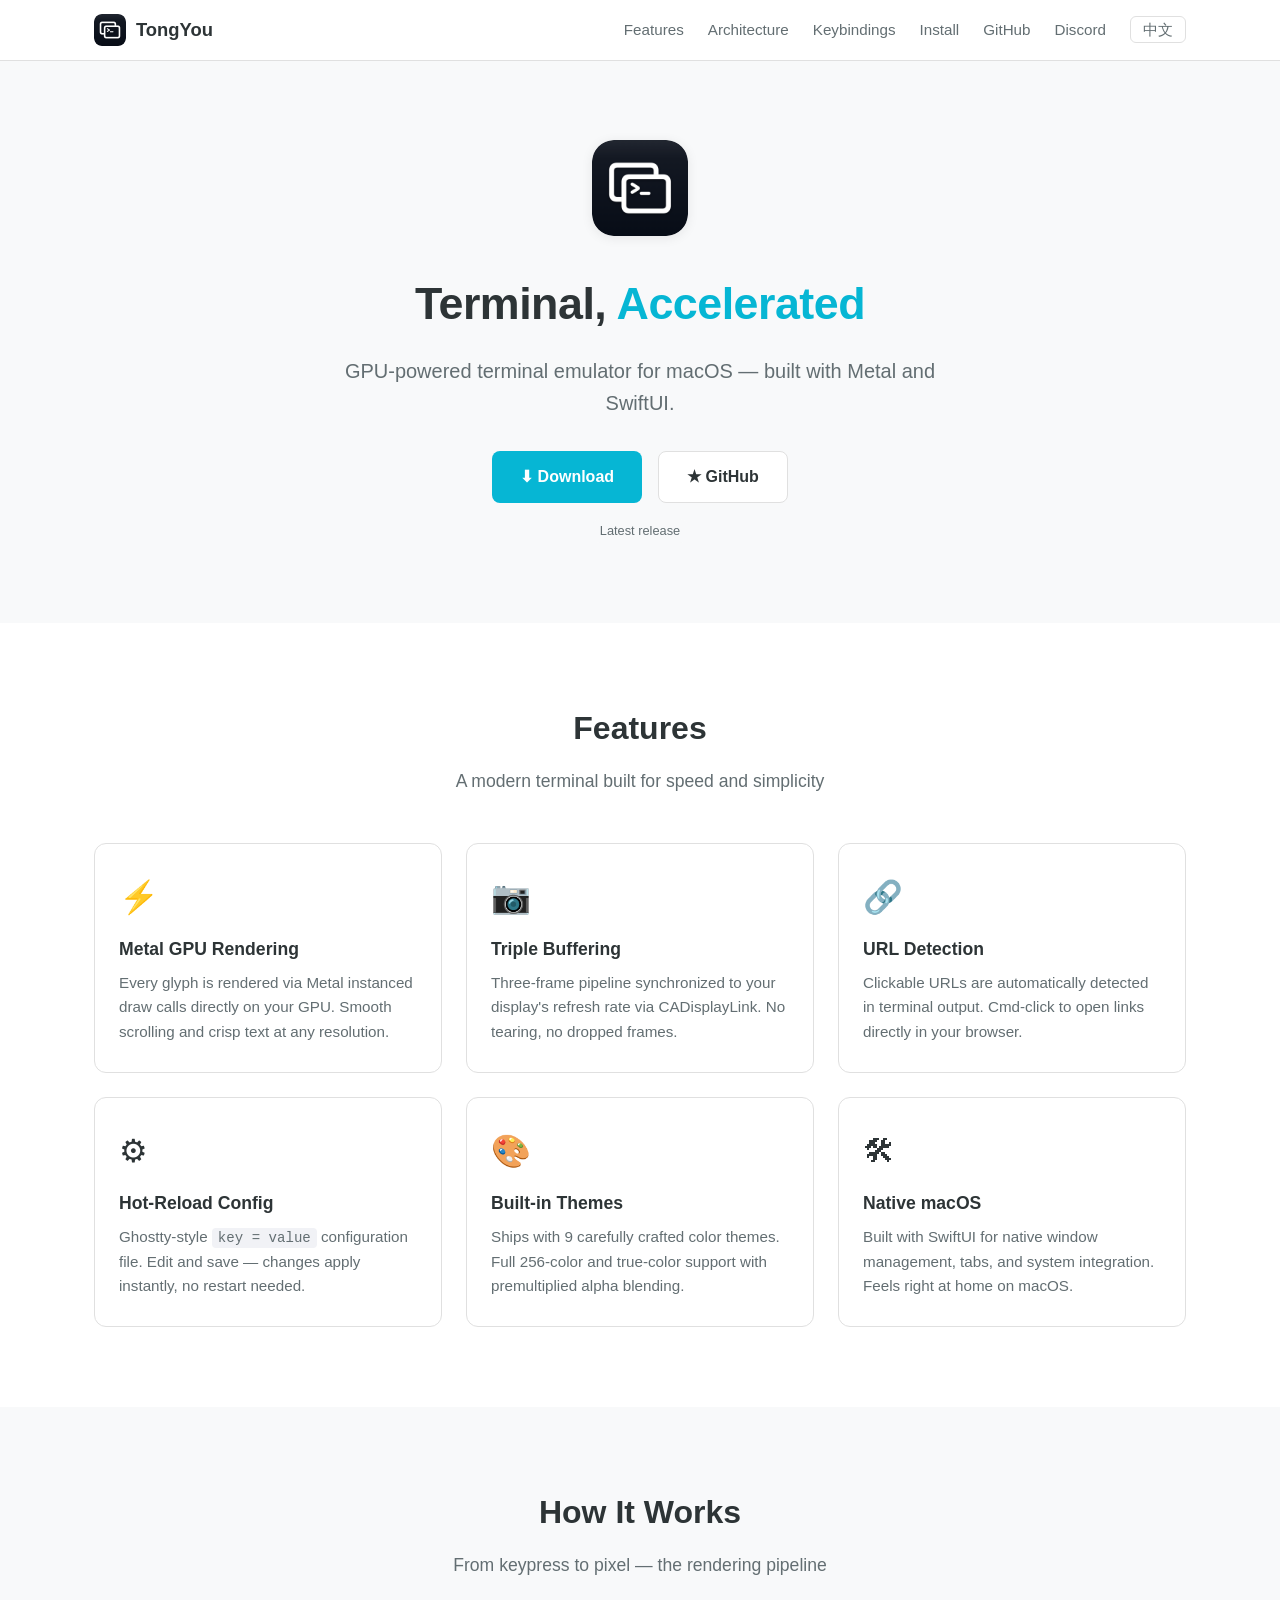
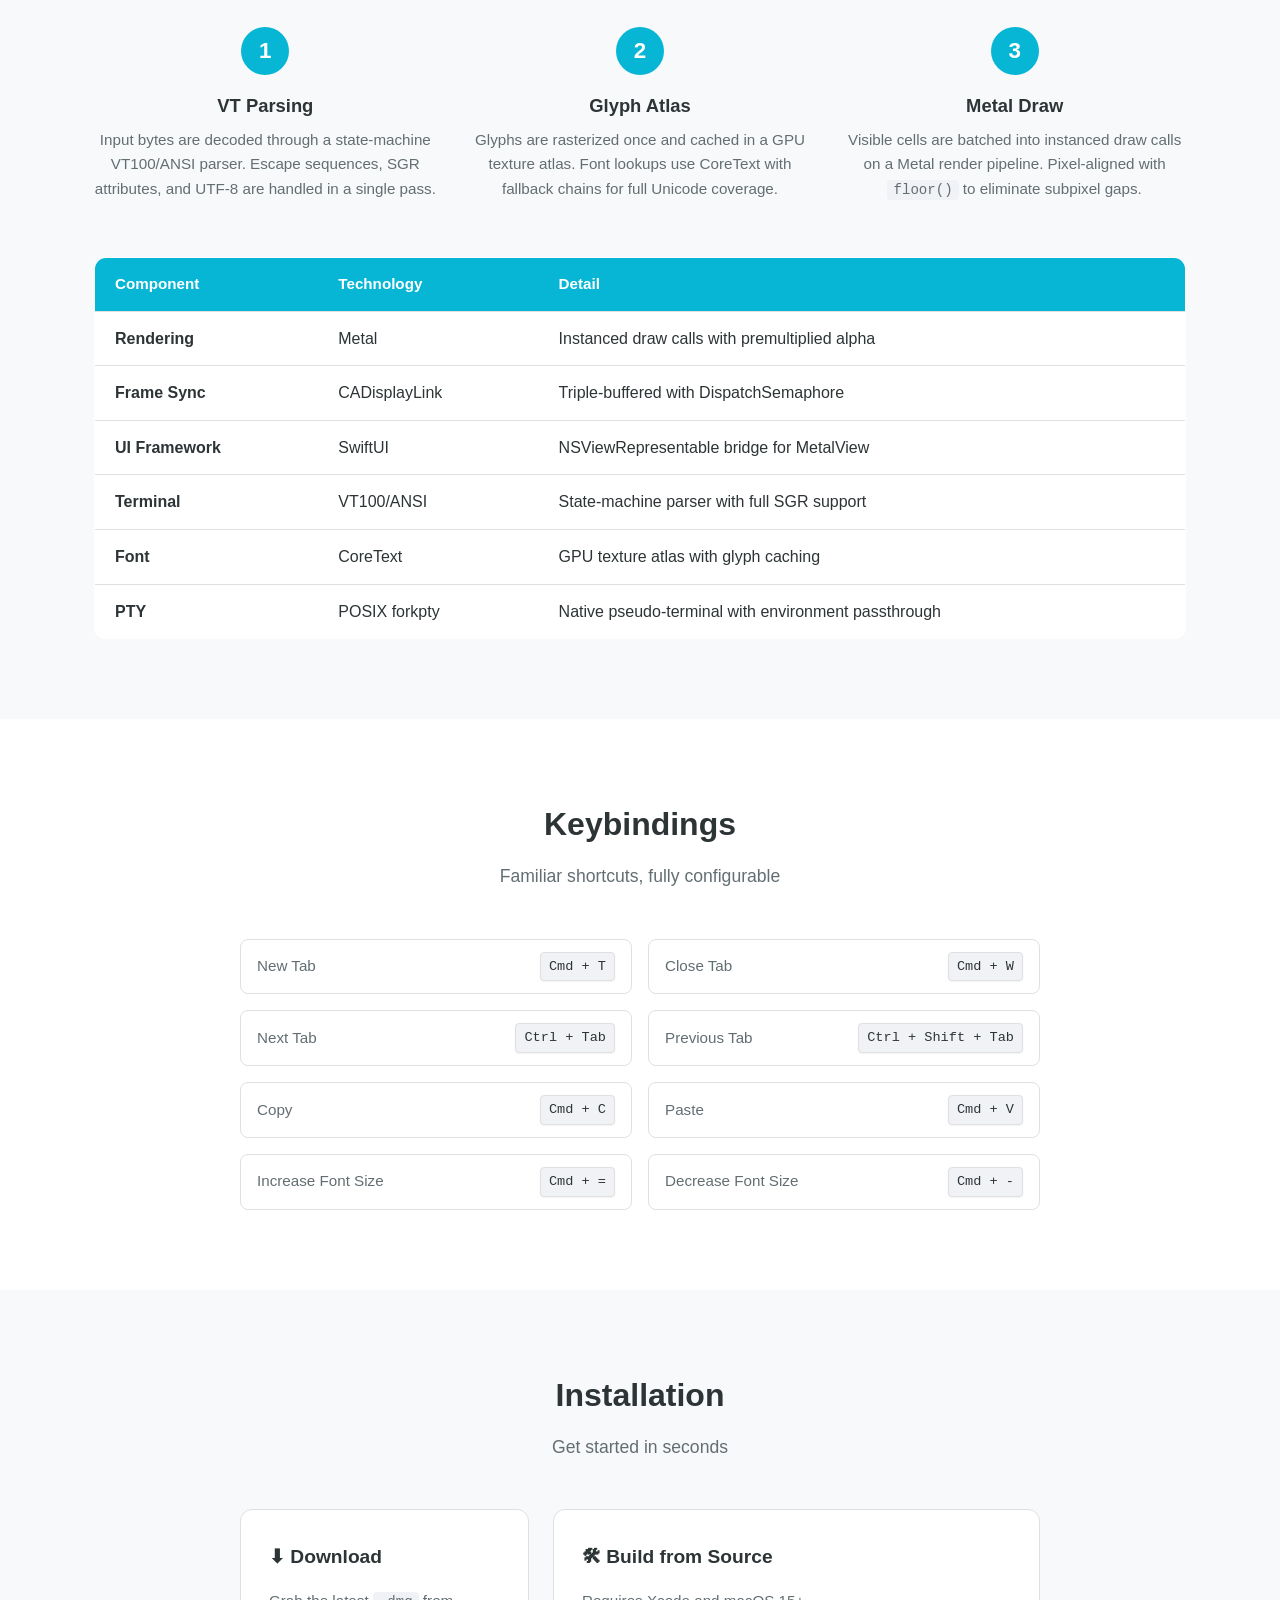
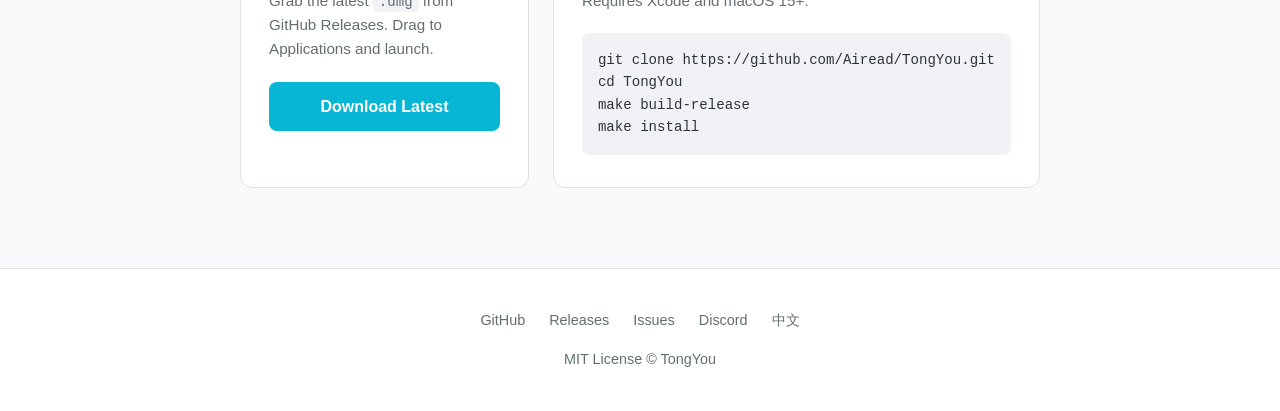
<file: site/index.html>
<!DOCTYPE html>
<html lang="en">
<head>
  <meta charset="UTF-8" />
  <meta name="viewport" content="width=device-width, initial-scale=1.0" />
  <title>TongYou — GPU-Accelerated Terminal Emulator for macOS</title>
  <meta name="description" content="A fast, GPU-accelerated terminal emulator for macOS built with Metal and SwiftUI. Triple-buffered rendering, hot-reload configuration, and native performance." />
  <link rel="icon" href="images/icon.png" />
  <link rel="canonical" href="https://airead.github.io/TongYou/" />
  <link rel="alternate" hreflang="zh" href="https://airead.github.io/TongYou/zh/" />
  <link rel="alternate" hreflang="en" href="https://airead.github.io/TongYou/" />
  <!-- Open Graph -->
  <meta property="og:type" content="website" />
  <meta property="og:title" content="TongYou — GPU-Accelerated Terminal Emulator for macOS" />
  <meta property="og:description" content="A fast, GPU-accelerated terminal emulator for macOS built with Metal and SwiftUI. Triple-buffered rendering, hot-reload configuration, and native performance." />
  <meta property="og:image" content="https://airead.github.io/TongYou/images/icon.png" />
  <meta property="og:url" content="https://airead.github.io/TongYou/" />
  <meta property="og:locale" content="en" />
  <meta property="og:locale:alternate" content="zh_CN" />
  <!-- Twitter Card -->
  <meta name="twitter:card" content="summary" />
  <meta name="twitter:title" content="TongYou — GPU-Accelerated Terminal Emulator for macOS" />
  <meta name="twitter:description" content="Fast, GPU-accelerated terminal emulator for macOS. Metal rendering, triple buffering, hot-reload config." />
  <meta name="twitter:image" content="https://airead.github.io/TongYou/images/icon.png" />
  <!-- Structured Data -->
  <script type="application/ld+json">
  {
    "@context": "https://schema.org",
    "@type": "SoftwareApplication",
    "name": "TongYou",
    "operatingSystem": "macOS",
    "applicationCategory": "DeveloperApplication",
    "description": "A GPU-accelerated terminal emulator for macOS built with Metal and SwiftUI.",
    "url": "https://airead.github.io/TongYou/",
    "offers": {
      "@type": "Offer",
      "price": "0",
      "priceCurrency": "USD"
    },
    "license": "https://opensource.org/licenses/MIT"
  }
  </script>
  <link rel="stylesheet" href="css/style.css" />
</head>
<body>

<!-- ========== Header ========== -->
<header class="site-header">
  <nav class="nav container">
    <a class="nav-brand" href="./">
      <img src="images/icon.png" alt="TongYou icon" />
      TongYou
    </a>
    <ul class="nav-links">
      <li><a href="#features" class="nav-link-text">Features</a></li>
      <li><a href="#architecture" class="nav-link-text">Architecture</a></li>
      <li><a href="#keybindings" class="nav-link-text">Keybindings</a></li>
      <li><a href="#installation" class="nav-link-text">Install</a></li>
      <li><a href="https://github.com/Airead/TongYou" target="_blank">GitHub</a></li>
      <li><a href="https://discord.gg/a5HzmNMC7P" target="_blank">Discord</a></li>
      <li><a href="zh/" class="lang-switch">中文</a></li>
    </ul>
  </nav>
</header>

<!-- ========== Hero ========== -->
<section class="hero">
  <div class="container">
    <img src="images/icon.png" alt="TongYou" class="hero-icon" />
    <h1>Terminal, <span>Accelerated</span></h1>
    <p class="tagline">GPU-powered terminal emulator for macOS — built with Metal and SwiftUI.</p>
    <div class="hero-buttons">
      <a id="download-btn" href="https://github.com/Airead/TongYou/releases/latest" class="btn btn-primary">
        &#11015; Download
      </a>
      <a href="https://github.com/Airead/TongYou" class="btn btn-secondary" target="_blank">
        &#9733; GitHub
      </a>
    </div>
    <span id="version-badge" class="version-badge">Latest release</span>
  </div>
</section>

<!-- ========== Features ========== -->
<section id="features">
  <div class="container">
    <h2 class="section-title fade-in">Features</h2>
    <p class="section-subtitle fade-in">A modern terminal built for speed and simplicity</p>
    <div class="features-grid">

      <div class="feature-card fade-in">
        <div class="feature-icon">&#9889;</div>
        <h3>Metal GPU Rendering</h3>
        <p>Every glyph is rendered via Metal instanced draw calls directly on your GPU. Smooth scrolling and crisp text at any resolution.</p>
      </div>

      <div class="feature-card fade-in">
        <div class="feature-icon">&#128247;</div>
        <h3>Triple Buffering</h3>
        <p>Three-frame pipeline synchronized to your display's refresh rate via CADisplayLink. No tearing, no dropped frames.</p>
      </div>

      <div class="feature-card fade-in">
        <div class="feature-icon">&#128279;</div>
        <h3>URL Detection</h3>
        <p>Clickable URLs are automatically detected in terminal output. Cmd-click to open links directly in your browser.</p>
      </div>

      <div class="feature-card fade-in">
        <div class="feature-icon">&#9881;</div>
        <h3>Hot-Reload Config</h3>
        <p>Ghostty-style <code>key = value</code> configuration file. Edit and save — changes apply instantly, no restart needed.</p>
      </div>

      <div class="feature-card fade-in">
        <div class="feature-icon">&#127912;</div>
        <h3>Built-in Themes</h3>
        <p>Ships with 9 carefully crafted color themes. Full 256-color and true-color support with premultiplied alpha blending.</p>
      </div>

      <div class="feature-card fade-in">
        <div class="feature-icon">&#128736;</div>
        <h3>Native macOS</h3>
        <p>Built with SwiftUI for native window management, tabs, and system integration. Feels right at home on macOS.</p>
      </div>

    </div>
  </div>
</section>

<!-- ========== Architecture ========== -->
<section id="architecture">
  <div class="container">
    <h2 class="section-title fade-in">How It Works</h2>
    <p class="section-subtitle fade-in">From keypress to pixel — the rendering pipeline</p>
    <div class="steps">
      <div class="step fade-in">
        <div class="step-number">1</div>
        <h3>VT Parsing</h3>
        <p>Input bytes are decoded through a state-machine VT100/ANSI parser. Escape sequences, SGR attributes, and UTF-8 are handled in a single pass.</p>
      </div>
      <div class="step fade-in">
        <div class="step-number">2</div>
        <h3>Glyph Atlas</h3>
        <p>Glyphs are rasterized once and cached in a GPU texture atlas. Font lookups use CoreText with fallback chains for full Unicode coverage.</p>
      </div>
      <div class="step fade-in">
        <div class="step-number">3</div>
        <h3>Metal Draw</h3>
        <p>Visible cells are batched into instanced draw calls on a Metal render pipeline. Pixel-aligned with <code>floor()</code> to eliminate subpixel gaps.</p>
      </div>
    </div>

    <div class="table-wrapper fade-in" style="margin-top: 56px;">
      <table class="compare-table">
        <thead>
          <tr>
            <th>Component</th>
            <th>Technology</th>
            <th>Detail</th>
          </tr>
        </thead>
        <tbody>
          <tr>
            <td><strong>Rendering</strong></td>
            <td>Metal</td>
            <td>Instanced draw calls with premultiplied alpha</td>
          </tr>
          <tr>
            <td><strong>Frame Sync</strong></td>
            <td>CADisplayLink</td>
            <td>Triple-buffered with DispatchSemaphore</td>
          </tr>
          <tr>
            <td><strong>UI Framework</strong></td>
            <td>SwiftUI</td>
            <td>NSViewRepresentable bridge for MetalView</td>
          </tr>
          <tr>
            <td><strong>Terminal</strong></td>
            <td>VT100/ANSI</td>
            <td>State-machine parser with full SGR support</td>
          </tr>
          <tr>
            <td><strong>Font</strong></td>
            <td>CoreText</td>
            <td>GPU texture atlas with glyph caching</td>
          </tr>
          <tr>
            <td><strong>PTY</strong></td>
            <td>POSIX forkpty</td>
            <td>Native pseudo-terminal with environment passthrough</td>
          </tr>
        </tbody>
      </table>
    </div>
  </div>
</section>

<!-- ========== Keybindings ========== -->
<section id="keybindings">
  <div class="container">
    <h2 class="section-title fade-in">Keybindings</h2>
    <p class="section-subtitle fade-in">Familiar shortcuts, fully configurable</p>
    <div class="keybinding-grid fade-in">
      <div class="keybinding-item">
        <span>New Tab</span>
        <kbd>Cmd + T</kbd>
      </div>
      <div class="keybinding-item">
        <span>Close Tab</span>
        <kbd>Cmd + W</kbd>
      </div>
      <div class="keybinding-item">
        <span>Next Tab</span>
        <kbd>Ctrl + Tab</kbd>
      </div>
      <div class="keybinding-item">
        <span>Previous Tab</span>
        <kbd>Ctrl + Shift + Tab</kbd>
      </div>
      <div class="keybinding-item">
        <span>Copy</span>
        <kbd>Cmd + C</kbd>
      </div>
      <div class="keybinding-item">
        <span>Paste</span>
        <kbd>Cmd + V</kbd>
      </div>
      <div class="keybinding-item">
        <span>Increase Font Size</span>
        <kbd>Cmd + =</kbd>
      </div>
      <div class="keybinding-item">
        <span>Decrease Font Size</span>
        <kbd>Cmd + -</kbd>
      </div>
    </div>
  </div>
</section>

<!-- ========== Installation ========== -->
<section id="installation">
  <div class="container">
    <h2 class="section-title fade-in">Installation</h2>
    <p class="section-subtitle fade-in">Get started in seconds</p>
    <div class="install-options fade-in">

      <div class="install-card">
        <h3>&#11015; Download</h3>
        <p>Grab the latest <code>.dmg</code> from GitHub Releases. Drag to Applications and launch.</p>
        <a id="download-btn-install" href="https://github.com/Airead/TongYou/releases/latest" class="btn btn-primary">Download Latest</a>
      </div>

      <div class="install-card">
        <h3>&#128736; Build from Source</h3>
        <p>Requires Xcode and macOS 15+.</p>
        <pre class="code-block">git clone https://github.com/Airead/TongYou.git
cd TongYou
make build-release
make install</pre>
      </div>

    </div>
  </div>
</section>

<!-- ========== Footer ========== -->
<footer class="site-footer">
  <div class="container">
    <ul class="footer-links">
      <li><a href="https://github.com/Airead/TongYou" target="_blank">GitHub</a></li>
      <li><a href="https://github.com/Airead/TongYou/releases" target="_blank">Releases</a></li>
      <li><a href="https://github.com/Airead/TongYou/issues" target="_blank">Issues</a></li>
      <li><a href="https://discord.gg/a5HzmNMC7P" target="_blank">Discord</a></li>
      <li><a href="zh/">中文</a></li>
    </ul>
    <p>MIT License &copy; TongYou</p>
  </div>
</footer>

<script src="js/main.js"></script>
</body>
</html>
</file>
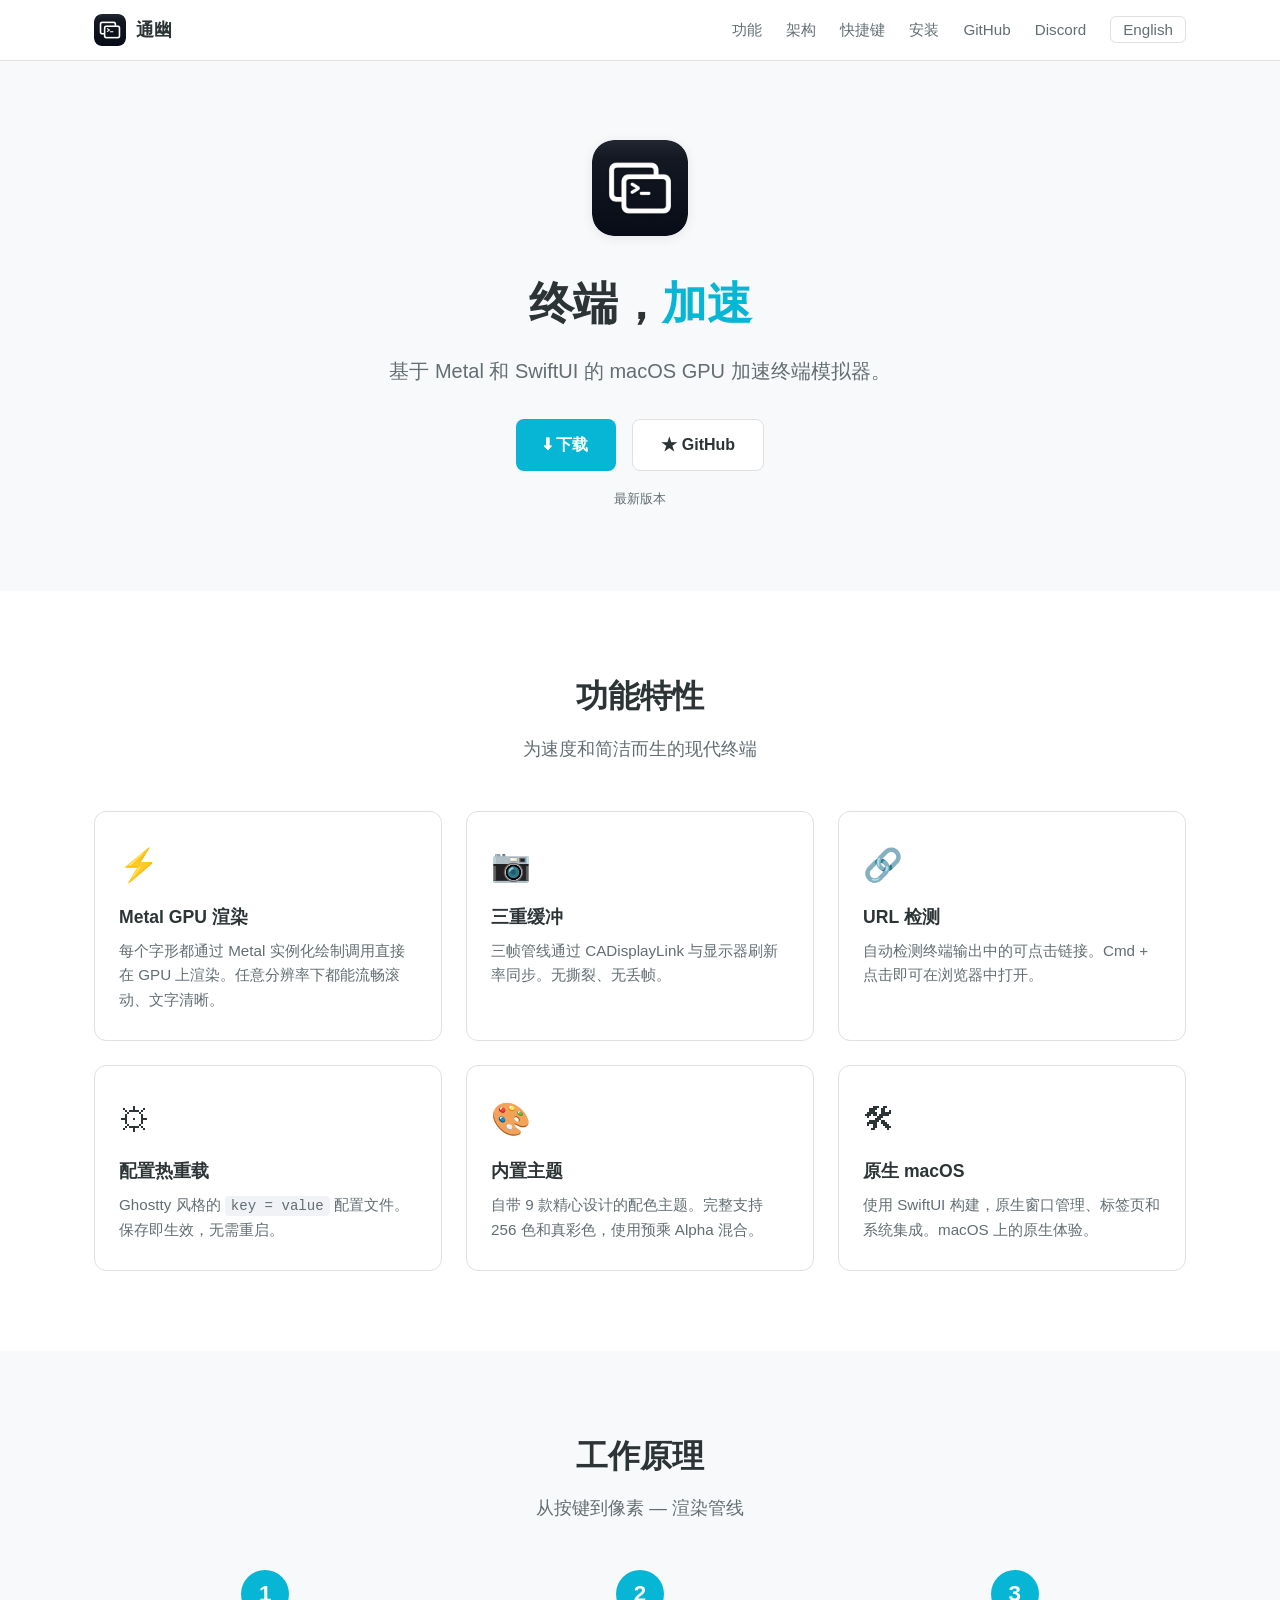
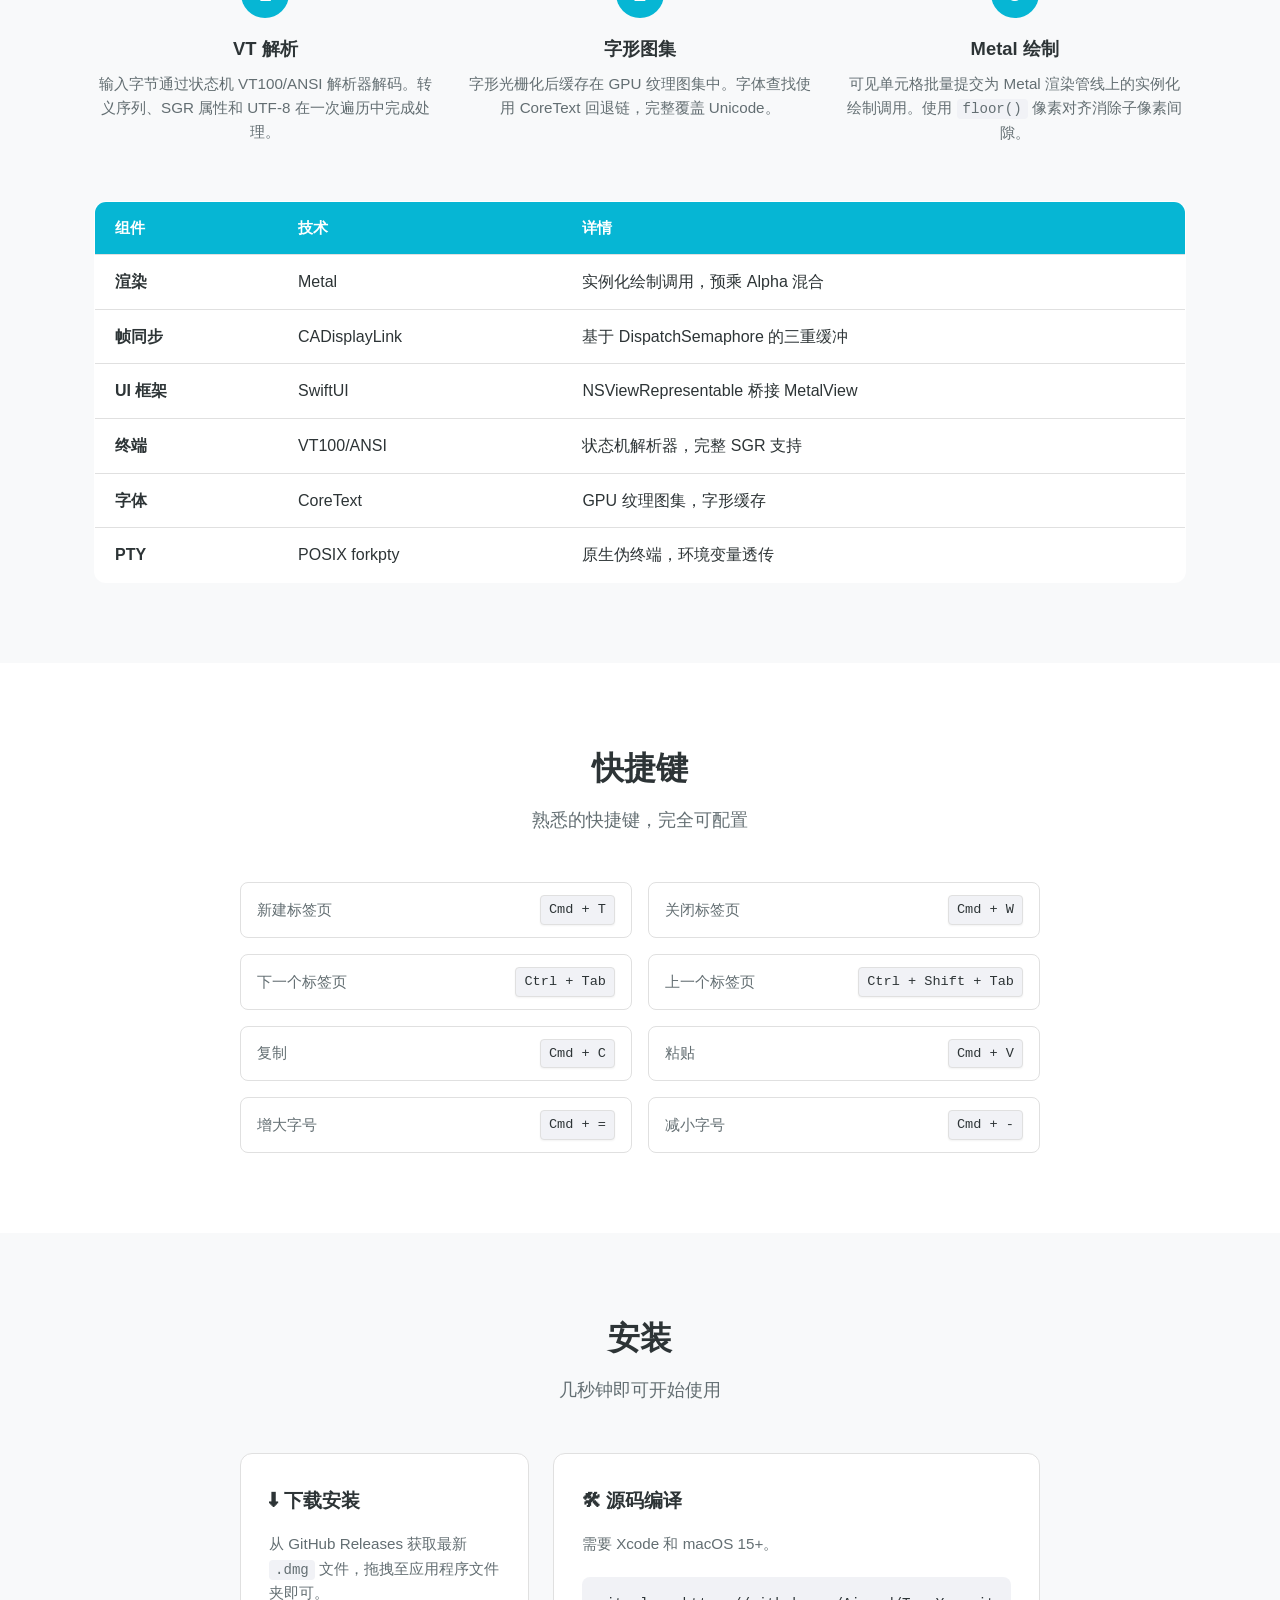
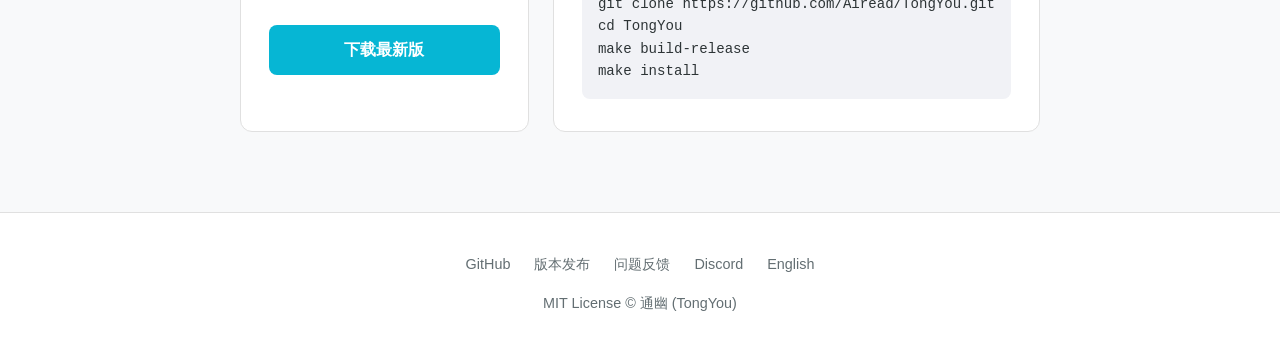
<file: site/zh/index.html>
<!DOCTYPE html>
<html lang="zh-CN">
<head>
  <meta charset="UTF-8" />
  <meta name="viewport" content="width=device-width, initial-scale=1.0" />
  <title>通幽 — macOS GPU 加速终端模拟器</title>
  <meta name="description" content="基于 Metal 和 SwiftUI 构建的 macOS GPU 加速终端模拟器。三重缓冲渲染、热重载配置、原生性能体验。" />
  <link rel="icon" href="../images/icon.png" />
  <link rel="canonical" href="https://airead.github.io/TongYou/zh/" />
  <link rel="alternate" hreflang="zh" href="https://airead.github.io/TongYou/zh/" />
  <link rel="alternate" hreflang="en" href="https://airead.github.io/TongYou/" />
  <!-- Open Graph -->
  <meta property="og:type" content="website" />
  <meta property="og:title" content="通幽 — macOS GPU 加速终端模拟器" />
  <meta property="og:description" content="基于 Metal 和 SwiftUI 构建的 macOS GPU 加速终端模拟器。三重缓冲渲染、热重载配置、原生性能体验。" />
  <meta property="og:image" content="https://airead.github.io/TongYou/images/icon.png" />
  <meta property="og:url" content="https://airead.github.io/TongYou/zh/" />
  <meta property="og:locale" content="zh_CN" />
  <meta property="og:locale:alternate" content="en" />
  <!-- Twitter Card -->
  <meta name="twitter:card" content="summary" />
  <meta name="twitter:title" content="通幽 — macOS GPU 加速终端模拟器" />
  <meta name="twitter:description" content="基于 Metal 和 SwiftUI 的 macOS GPU 加速终端。三重缓冲、热重载配置。" />
  <meta name="twitter:image" content="https://airead.github.io/TongYou/images/icon.png" />
  <!-- Structured Data -->
  <script type="application/ld+json">
  {
    "@context": "https://schema.org",
    "@type": "SoftwareApplication",
    "name": "通幽 (TongYou)",
    "operatingSystem": "macOS",
    "applicationCategory": "DeveloperApplication",
    "description": "基于 Metal 和 SwiftUI 构建的 macOS GPU 加速终端模拟器。",
    "url": "https://airead.github.io/TongYou/zh/",
    "offers": {
      "@type": "Offer",
      "price": "0",
      "priceCurrency": "USD"
    },
    "license": "https://opensource.org/licenses/MIT"
  }
  </script>
  <link rel="stylesheet" href="../css/style.css" />
</head>
<body>

<!-- ========== Header ========== -->
<header class="site-header">
  <nav class="nav container">
    <a class="nav-brand" href="./">
      <img src="../images/icon.png" alt="通幽图标" />
      通幽
    </a>
    <ul class="nav-links">
      <li><a href="#features" class="nav-link-text">功能</a></li>
      <li><a href="#architecture" class="nav-link-text">架构</a></li>
      <li><a href="#keybindings" class="nav-link-text">快捷键</a></li>
      <li><a href="#installation" class="nav-link-text">安装</a></li>
      <li><a href="https://github.com/Airead/TongYou" target="_blank">GitHub</a></li>
      <li><a href="https://discord.gg/a5HzmNMC7P" target="_blank">Discord</a></li>
      <li><a href="../" class="lang-switch">English</a></li>
    </ul>
  </nav>
</header>

<!-- ========== Hero ========== -->
<section class="hero">
  <div class="container">
    <img src="../images/icon.png" alt="通幽" class="hero-icon" />
    <h1>终端，<span>加速</span></h1>
    <p class="tagline">基于 Metal 和 SwiftUI 的 macOS GPU 加速终端模拟器。</p>
    <div class="hero-buttons">
      <a id="download-btn" href="https://github.com/Airead/TongYou/releases/latest" class="btn btn-primary">
        &#11015; 下载
      </a>
      <a href="https://github.com/Airead/TongYou" class="btn btn-secondary" target="_blank">
        &#9733; GitHub
      </a>
    </div>
    <span id="version-badge" class="version-badge">最新版本</span>
  </div>
</section>

<!-- ========== Features ========== -->
<section id="features">
  <div class="container">
    <h2 class="section-title fade-in">功能特性</h2>
    <p class="section-subtitle fade-in">为速度和简洁而生的现代终端</p>
    <div class="features-grid">

      <div class="feature-card fade-in">
        <div class="feature-icon">&#9889;</div>
        <h3>Metal GPU 渲染</h3>
        <p>每个字形都通过 Metal 实例化绘制调用直接在 GPU 上渲染。任意分辨率下都能流畅滚动、文字清晰。</p>
      </div>

      <div class="feature-card fade-in">
        <div class="feature-icon">&#128247;</div>
        <h3>三重缓冲</h3>
        <p>三帧管线通过 CADisplayLink 与显示器刷新率同步。无撕裂、无丢帧。</p>
      </div>

      <div class="feature-card fade-in">
        <div class="feature-icon">&#128279;</div>
        <h3>URL 检测</h3>
        <p>自动检测终端输出中的可点击链接。Cmd + 点击即可在浏览器中打开。</p>
      </div>

      <div class="feature-card fade-in">
        <div class="feature-icon">&#9881;</div>
        <h3>配置热重载</h3>
        <p>Ghostty 风格的 <code>key = value</code> 配置文件。保存即生效，无需重启。</p>
      </div>

      <div class="feature-card fade-in">
        <div class="feature-icon">&#127912;</div>
        <h3>内置主题</h3>
        <p>自带 9 款精心设计的配色主题。完整支持 256 色和真彩色，使用预乘 Alpha 混合。</p>
      </div>

      <div class="feature-card fade-in">
        <div class="feature-icon">&#128736;</div>
        <h3>原生 macOS</h3>
        <p>使用 SwiftUI 构建，原生窗口管理、标签页和系统集成。macOS 上的原生体验。</p>
      </div>

    </div>
  </div>
</section>

<!-- ========== Architecture ========== -->
<section id="architecture">
  <div class="container">
    <h2 class="section-title fade-in">工作原理</h2>
    <p class="section-subtitle fade-in">从按键到像素 — 渲染管线</p>
    <div class="steps">
      <div class="step fade-in">
        <div class="step-number">1</div>
        <h3>VT 解析</h3>
        <p>输入字节通过状态机 VT100/ANSI 解析器解码。转义序列、SGR 属性和 UTF-8 在一次遍历中完成处理。</p>
      </div>
      <div class="step fade-in">
        <div class="step-number">2</div>
        <h3>字形图集</h3>
        <p>字形光栅化后缓存在 GPU 纹理图集中。字体查找使用 CoreText 回退链，完整覆盖 Unicode。</p>
      </div>
      <div class="step fade-in">
        <div class="step-number">3</div>
        <h3>Metal 绘制</h3>
        <p>可见单元格批量提交为 Metal 渲染管线上的实例化绘制调用。使用 <code>floor()</code> 像素对齐消除子像素间隙。</p>
      </div>
    </div>

    <div class="table-wrapper fade-in" style="margin-top: 56px;">
      <table class="compare-table">
        <thead>
          <tr>
            <th>组件</th>
            <th>技术</th>
            <th>详情</th>
          </tr>
        </thead>
        <tbody>
          <tr>
            <td><strong>渲染</strong></td>
            <td>Metal</td>
            <td>实例化绘制调用，预乘 Alpha 混合</td>
          </tr>
          <tr>
            <td><strong>帧同步</strong></td>
            <td>CADisplayLink</td>
            <td>基于 DispatchSemaphore 的三重缓冲</td>
          </tr>
          <tr>
            <td><strong>UI 框架</strong></td>
            <td>SwiftUI</td>
            <td>NSViewRepresentable 桥接 MetalView</td>
          </tr>
          <tr>
            <td><strong>终端</strong></td>
            <td>VT100/ANSI</td>
            <td>状态机解析器，完整 SGR 支持</td>
          </tr>
          <tr>
            <td><strong>字体</strong></td>
            <td>CoreText</td>
            <td>GPU 纹理图集，字形缓存</td>
          </tr>
          <tr>
            <td><strong>PTY</strong></td>
            <td>POSIX forkpty</td>
            <td>原生伪终端，环境变量透传</td>
          </tr>
        </tbody>
      </table>
    </div>
  </div>
</section>

<!-- ========== Keybindings ========== -->
<section id="keybindings">
  <div class="container">
    <h2 class="section-title fade-in">快捷键</h2>
    <p class="section-subtitle fade-in">熟悉的快捷键，完全可配置</p>
    <div class="keybinding-grid fade-in">
      <div class="keybinding-item">
        <span>新建标签页</span>
        <kbd>Cmd + T</kbd>
      </div>
      <div class="keybinding-item">
        <span>关闭标签页</span>
        <kbd>Cmd + W</kbd>
      </div>
      <div class="keybinding-item">
        <span>下一个标签页</span>
        <kbd>Ctrl + Tab</kbd>
      </div>
      <div class="keybinding-item">
        <span>上一个标签页</span>
        <kbd>Ctrl + Shift + Tab</kbd>
      </div>
      <div class="keybinding-item">
        <span>复制</span>
        <kbd>Cmd + C</kbd>
      </div>
      <div class="keybinding-item">
        <span>粘贴</span>
        <kbd>Cmd + V</kbd>
      </div>
      <div class="keybinding-item">
        <span>增大字号</span>
        <kbd>Cmd + =</kbd>
      </div>
      <div class="keybinding-item">
        <span>减小字号</span>
        <kbd>Cmd + -</kbd>
      </div>
    </div>
  </div>
</section>

<!-- ========== Installation ========== -->
<section id="installation">
  <div class="container">
    <h2 class="section-title fade-in">安装</h2>
    <p class="section-subtitle fade-in">几秒钟即可开始使用</p>
    <div class="install-options fade-in">

      <div class="install-card">
        <h3>&#11015; 下载安装</h3>
        <p>从 GitHub Releases 获取最新 <code>.dmg</code> 文件，拖拽至应用程序文件夹即可。</p>
        <a href="https://github.com/Airead/TongYou/releases/latest" class="btn btn-primary">下载最新版</a>
      </div>

      <div class="install-card">
        <h3>&#128736; 源码编译</h3>
        <p>需要 Xcode 和 macOS 15+。</p>
        <pre class="code-block">git clone https://github.com/Airead/TongYou.git
cd TongYou
make build-release
make install</pre>
      </div>

    </div>
  </div>
</section>

<!-- ========== Footer ========== -->
<footer class="site-footer">
  <div class="container">
    <ul class="footer-links">
      <li><a href="https://github.com/Airead/TongYou" target="_blank">GitHub</a></li>
      <li><a href="https://github.com/Airead/TongYou/releases" target="_blank">版本发布</a></li>
      <li><a href="https://github.com/Airead/TongYou/issues" target="_blank">问题反馈</a></li>
      <li><a href="https://discord.gg/a5HzmNMC7P" target="_blank">Discord</a></li>
      <li><a href="../">English</a></li>
    </ul>
    <p>MIT License &copy; 通幽 (TongYou)</p>
  </div>
</footer>

<script src="../js/main.js"></script>
</body>
</html>
</file>
<file: site/css/style.css>
/* ============================================================
   TongYou — GitHub Pages Stylesheet
   Teal theme (#06b6d4) · Responsive · Dark-mode aware
   ============================================================ */

/* ---------- Reset & base ---------- */
*,
*::before,
*::after {
  box-sizing: border-box;
  margin: 0;
  padding: 0;
}

:root {
  --accent: #06b6d4;
  --accent-light: #67e8f9;
  --accent-dark: #0891b2;
  --bg: #ffffff;
  --bg-alt: #f8f9fa;
  --text: #2d3436;
  --text-secondary: #636e72;
  --card-bg: #ffffff;
  --card-border: #e0e0e0;
  --code-bg: #f1f2f6;
  --shadow: 0 2px 12px rgba(0, 0, 0, 0.08);
  --radius: 12px;
  --max-width: 1140px;
  --font: -apple-system, BlinkMacSystemFont, "SF Pro Text", "Helvetica Neue",
    Arial, sans-serif;
}

@media (prefers-color-scheme: dark) {
  :root {
    --bg: #0f172a;
    --bg-alt: #1e293b;
    --text: #e2e8f0;
    --text-secondary: #94a3b8;
    --card-bg: #1e293b;
    --card-border: #334155;
    --code-bg: #283548;
    --shadow: 0 2px 12px rgba(0, 0, 0, 0.3);
  }
}

html {
  scroll-behavior: smooth;
}

body {
  font-family: var(--font);
  background: var(--bg);
  color: var(--text);
  line-height: 1.6;
  -webkit-font-smoothing: antialiased;
}

a {
  color: var(--accent);
  text-decoration: none;
}

a:hover {
  text-decoration: underline;
}

img {
  max-width: 100%;
  height: auto;
}

code {
  background: var(--code-bg);
  padding: 2px 6px;
  border-radius: 4px;
  font-size: 0.88rem;
  font-family: "SF Mono", Menlo, Monaco, "Cascadia Code", monospace;
}

/* ---------- Layout helpers ---------- */
.container {
  max-width: var(--max-width);
  margin: 0 auto;
  padding: 0 24px;
}

section {
  padding: 80px 0;
}

section:nth-child(even) {
  background: var(--bg-alt);
}

.section-title {
  font-size: 2rem;
  font-weight: 700;
  text-align: center;
  margin-bottom: 12px;
}

.section-subtitle {
  text-align: center;
  color: var(--text-secondary);
  margin-bottom: 48px;
  font-size: 1.1rem;
}

/* ---------- Fade-in animation ---------- */
.fade-in {
  opacity: 0;
  transform: translateY(24px);
  transition: opacity 0.6s ease, transform 0.6s ease;
}

.fade-in.visible {
  opacity: 1;
  transform: translateY(0);
}

/* ---------- Header / Nav ---------- */
.site-header {
  position: fixed;
  top: 0;
  left: 0;
  right: 0;
  z-index: 100;
  background: var(--bg);
  border-bottom: 1px solid var(--card-border);
  backdrop-filter: blur(12px);
  -webkit-backdrop-filter: blur(12px);
}

@media (prefers-color-scheme: dark) {
  .site-header {
    background: rgba(15, 23, 42, 0.85);
  }
}

.nav {
  display: flex;
  align-items: center;
  justify-content: space-between;
  height: 60px;
}

.nav-brand {
  display: flex;
  align-items: center;
  gap: 10px;
  font-weight: 700;
  font-size: 1.15rem;
  color: var(--text);
}

.nav-brand img {
  width: 32px;
  height: 32px;
  border-radius: 8px;
}

.nav-links {
  display: flex;
  align-items: center;
  gap: 24px;
  list-style: none;
}

.nav-links a {
  color: var(--text-secondary);
  font-size: 0.95rem;
  transition: color 0.2s;
}

.nav-links a:hover {
  color: var(--accent);
  text-decoration: none;
}

.lang-switch {
  font-size: 0.85rem;
  padding: 4px 12px;
  border: 1px solid var(--card-border);
  border-radius: 6px;
  color: var(--text-secondary);
  transition: border-color 0.2s, color 0.2s;
}

.lang-switch:hover {
  border-color: var(--accent);
  color: var(--accent);
  text-decoration: none;
}

/* ---------- Hero ---------- */
.hero {
  padding-top: 140px;
  padding-bottom: 80px;
  text-align: center;
}

.hero-icon {
  width: 96px;
  height: 96px;
  border-radius: 22px;
  box-shadow: var(--shadow);
  margin-bottom: 24px;
}

.hero h1 {
  font-size: 2.8rem;
  font-weight: 800;
  margin-bottom: 16px;
  letter-spacing: -0.5px;
}

.hero h1 span {
  color: var(--accent);
}

.hero .tagline {
  font-size: 1.25rem;
  color: var(--text-secondary);
  max-width: 640px;
  margin: 0 auto 32px;
}

.hero-buttons {
  display: flex;
  justify-content: center;
  gap: 16px;
  flex-wrap: wrap;
}

.btn {
  display: inline-flex;
  align-items: center;
  gap: 8px;
  padding: 12px 28px;
  border-radius: 8px;
  font-size: 1rem;
  font-weight: 600;
  transition: background 0.2s, transform 0.15s;
  cursor: pointer;
  border: none;
}

.btn:hover {
  transform: translateY(-1px);
  text-decoration: none;
}

.btn-primary {
  background: var(--accent);
  color: #fff;
}

.btn-primary:hover {
  background: var(--accent-dark);
  color: #fff;
}

.btn-secondary {
  background: var(--card-bg);
  color: var(--text);
  border: 1px solid var(--card-border);
}

.btn-secondary:hover {
  border-color: var(--accent);
  color: var(--accent);
}

.version-badge {
  display: inline-block;
  font-size: 0.8rem;
  font-weight: 500;
  background: var(--bg-alt);
  color: var(--text-secondary);
  padding: 2px 10px;
  border-radius: 20px;
  margin-top: 16px;
}

/* ---------- Features grid ---------- */
.features-grid {
  display: grid;
  grid-template-columns: repeat(3, 1fr);
  gap: 24px;
}

.feature-card {
  background: var(--card-bg);
  border: 1px solid var(--card-border);
  border-radius: var(--radius);
  padding: 28px 24px;
  transition: box-shadow 0.2s, transform 0.2s;
}

.feature-card:hover {
  box-shadow: var(--shadow);
  transform: translateY(-2px);
}

.feature-icon {
  font-size: 2rem;
  margin-bottom: 12px;
}

.feature-card h3 {
  font-size: 1.1rem;
  margin-bottom: 8px;
}

.feature-card p {
  color: var(--text-secondary);
  font-size: 0.95rem;
}

/* ---------- Architecture / How it works ---------- */
.steps {
  display: grid;
  grid-template-columns: repeat(3, 1fr);
  gap: 32px;
  text-align: center;
}

.step {
  position: relative;
}

.step-number {
  display: inline-flex;
  align-items: center;
  justify-content: center;
  width: 48px;
  height: 48px;
  border-radius: 50%;
  background: var(--accent);
  color: #fff;
  font-size: 1.4rem;
  font-weight: 700;
  margin-bottom: 16px;
}

.step h3 {
  font-size: 1.15rem;
  margin-bottom: 8px;
}

.step p {
  color: var(--text-secondary);
  font-size: 0.95rem;
}

/* ---------- Tech specs table ---------- */
.table-wrapper {
  overflow-x: auto;
  -webkit-overflow-scrolling: touch;
}

.compare-table {
  width: 100%;
  border-collapse: collapse;
  background: var(--card-bg);
  border-radius: var(--radius);
  overflow: hidden;
  border: 1px solid var(--card-border);
}

.compare-table th,
.compare-table td {
  padding: 14px 20px;
  text-align: left;
  border-bottom: 1px solid var(--card-border);
}

.compare-table th {
  background: var(--accent);
  color: #fff;
  font-weight: 600;
  font-size: 0.95rem;
}

.compare-table tr:last-child td {
  border-bottom: none;
}

.compare-table tr:hover td {
  background: var(--bg-alt);
}

.badge-yes,
.badge-no {
  display: inline-block;
  font-size: 0.75rem;
  font-weight: 600;
  padding: 2px 8px;
  border-radius: 4px;
}

.badge-yes {
  background: #34c759;
  color: #fff;
}

.badge-no {
  font-weight: 500;
  background: var(--bg-alt);
  color: var(--text-secondary);
}

/* ---------- Installation ---------- */
.install-options {
  display: grid;
  grid-template-columns: 1fr 1fr;
  gap: 24px;
  max-width: 800px;
  margin: 0 auto;
}

.install-card {
  background: var(--card-bg);
  border: 1px solid var(--card-border);
  border-radius: var(--radius);
  padding: 32px 28px;
  transition: box-shadow 0.2s, transform 0.2s;
}

.install-card:hover {
  box-shadow: var(--shadow);
  transform: translateY(-2px);
}

.install-card h3 {
  font-size: 1.2rem;
  margin-bottom: 16px;
  display: flex;
  align-items: center;
  gap: 10px;
}

.install-card p {
  color: var(--text-secondary);
  font-size: 0.95rem;
  margin-bottom: 20px;
}

.install-card .btn {
  width: 100%;
  justify-content: center;
}

pre.code-block {
  background: var(--code-bg);
  border-radius: 8px;
  padding: 16px;
  overflow-x: auto;
  font-size: 0.88rem;
  line-height: 1.6;
  margin: 0;
  font-family: "SF Mono", Menlo, Monaco, "Cascadia Code", monospace;
  color: var(--text);
}

/* ---------- Keybindings table ---------- */
.keybinding-grid {
  display: grid;
  grid-template-columns: repeat(2, 1fr);
  gap: 16px;
  max-width: 800px;
  margin: 0 auto;
}

.keybinding-item {
  display: flex;
  align-items: center;
  justify-content: space-between;
  background: var(--card-bg);
  border: 1px solid var(--card-border);
  border-radius: 8px;
  padding: 12px 16px;
}

.keybinding-item span:first-child {
  color: var(--text-secondary);
  font-size: 0.95rem;
}

.keybinding-item kbd {
  background: var(--code-bg);
  border: 1px solid var(--card-border);
  border-radius: 4px;
  padding: 3px 8px;
  font-size: 0.85rem;
  font-family: "SF Mono", Menlo, Monaco, monospace;
  box-shadow: 0 1px 2px rgba(0, 0, 0, 0.05);
}

/* ---------- Footer ---------- */
.site-footer {
  padding: 40px 0;
  border-top: 1px solid var(--card-border);
  text-align: center;
  color: var(--text-secondary);
  font-size: 0.9rem;
}

.footer-links {
  display: flex;
  justify-content: center;
  gap: 24px;
  list-style: none;
  margin-bottom: 16px;
  flex-wrap: wrap;
}

.footer-links a {
  color: var(--text-secondary);
  transition: color 0.2s;
}

.footer-links a:hover {
  color: var(--accent);
}

/* ---------- Responsive ---------- */
@media (max-width: 900px) {
  .features-grid,
  .steps {
    grid-template-columns: repeat(2, 1fr);
  }

  .install-options {
    grid-template-columns: 1fr;
  }

  .keybinding-grid {
    grid-template-columns: 1fr;
  }
}

@media (max-width: 600px) {
  .hero h1 {
    font-size: 2rem;
  }

  .hero .tagline {
    font-size: 1.05rem;
  }

  section {
    padding: 56px 0;
  }

  .section-title {
    font-size: 1.6rem;
  }

  .features-grid,
  .steps {
    grid-template-columns: 1fr;
  }

  .nav-links .nav-link-text {
    display: none;
  }

  .nav-links {
    gap: 16px;
  }
}
</file>
